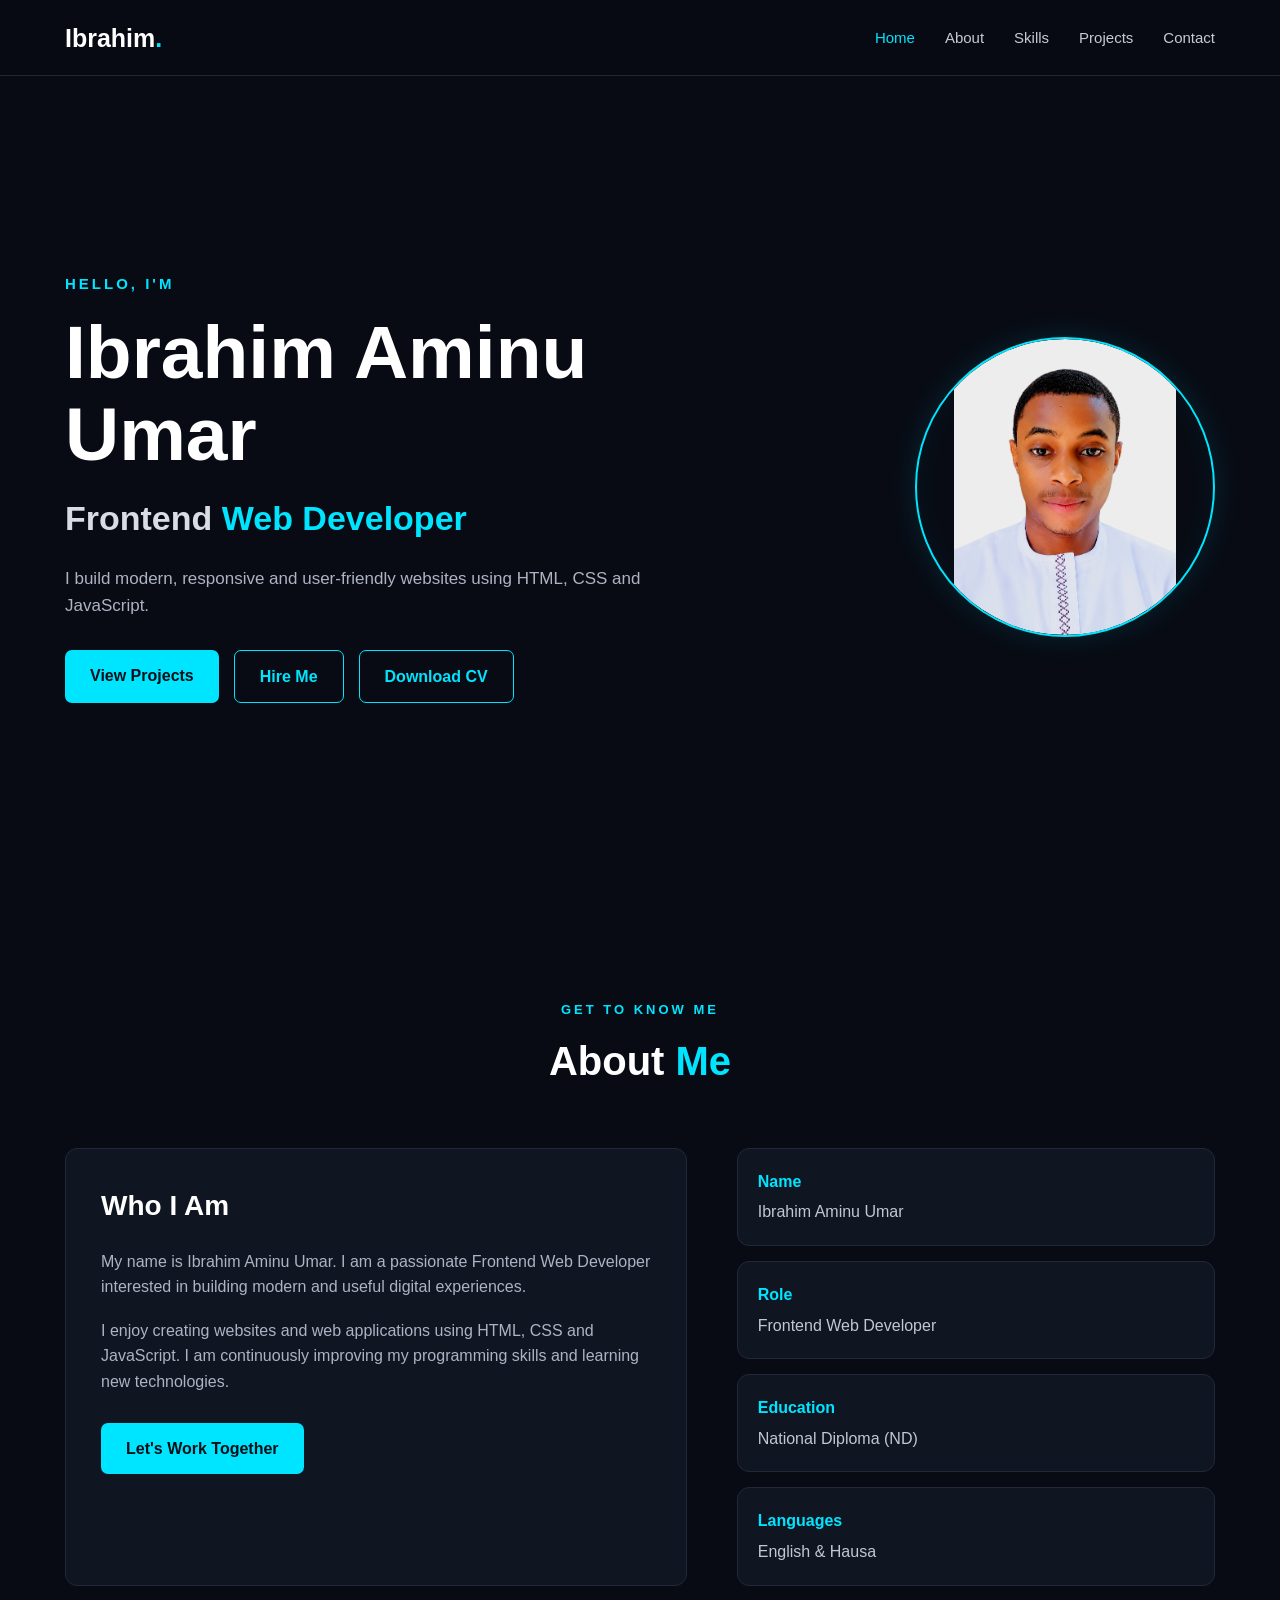
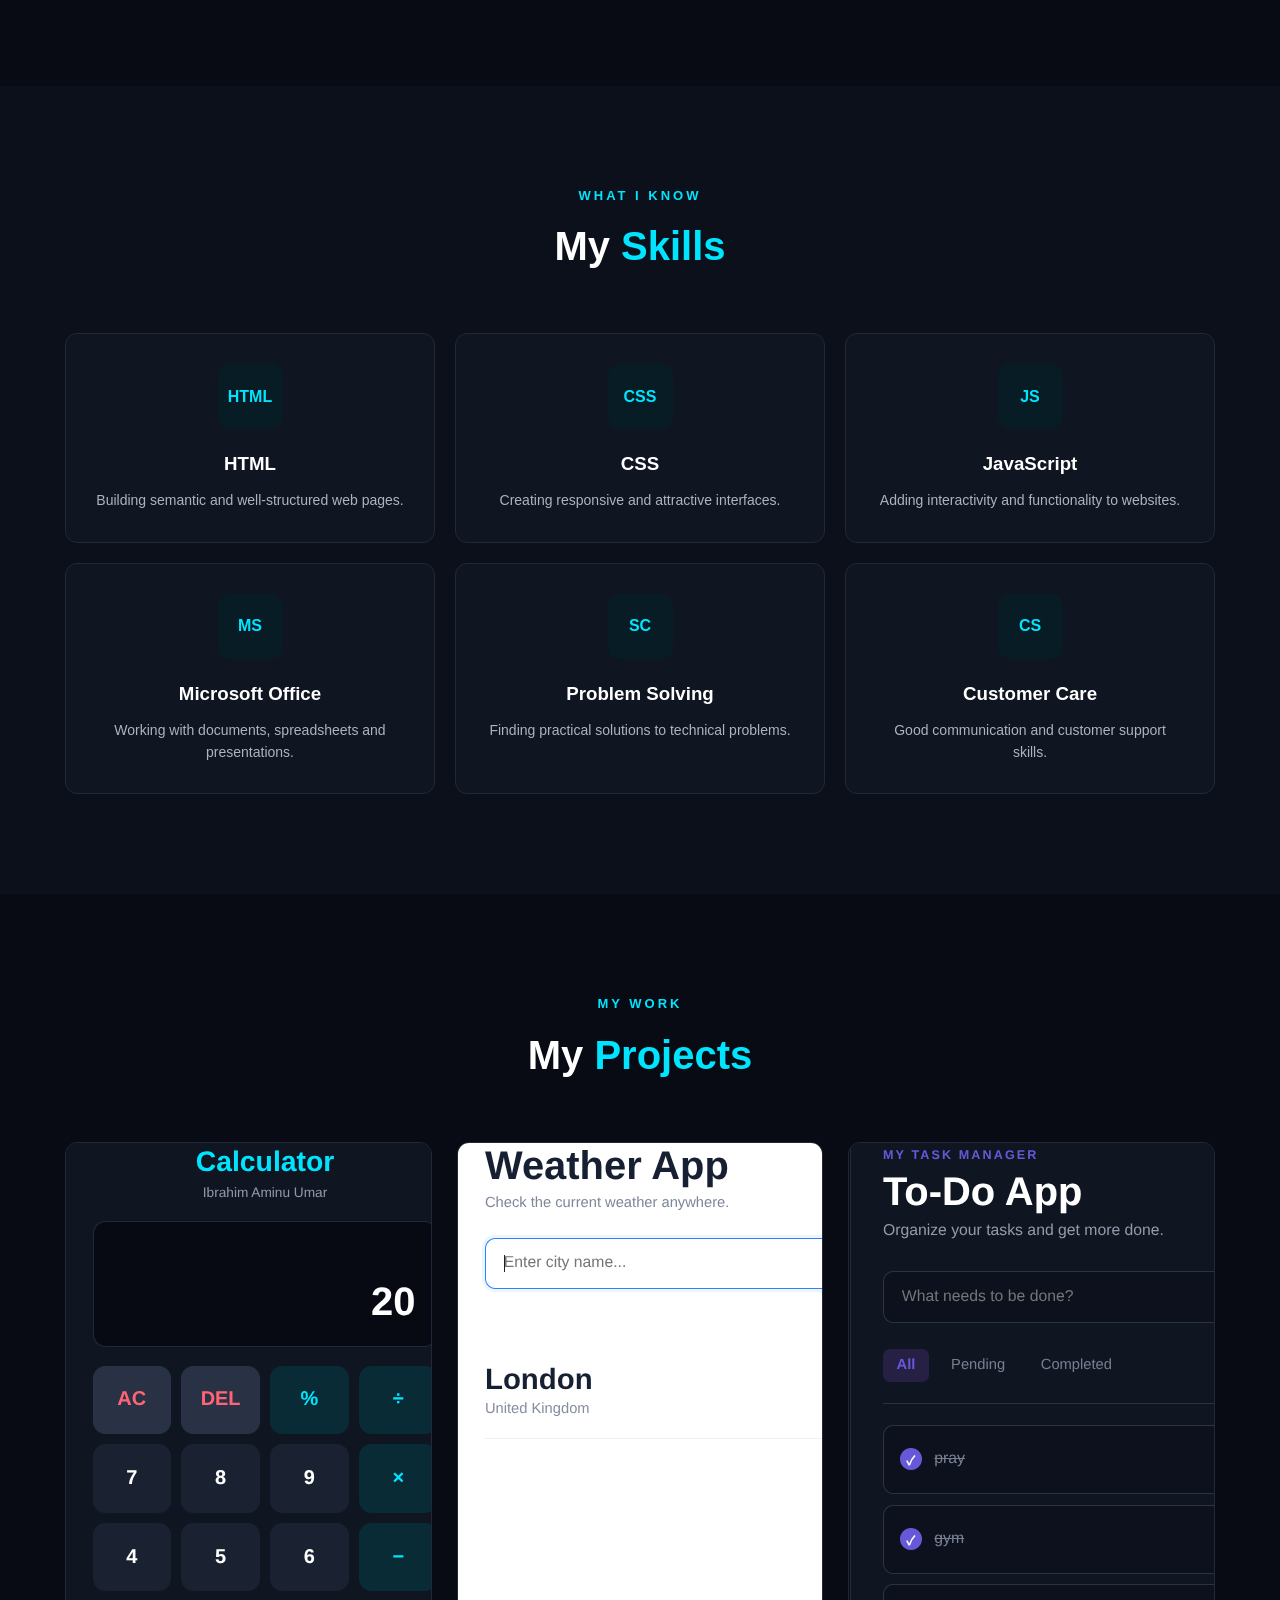
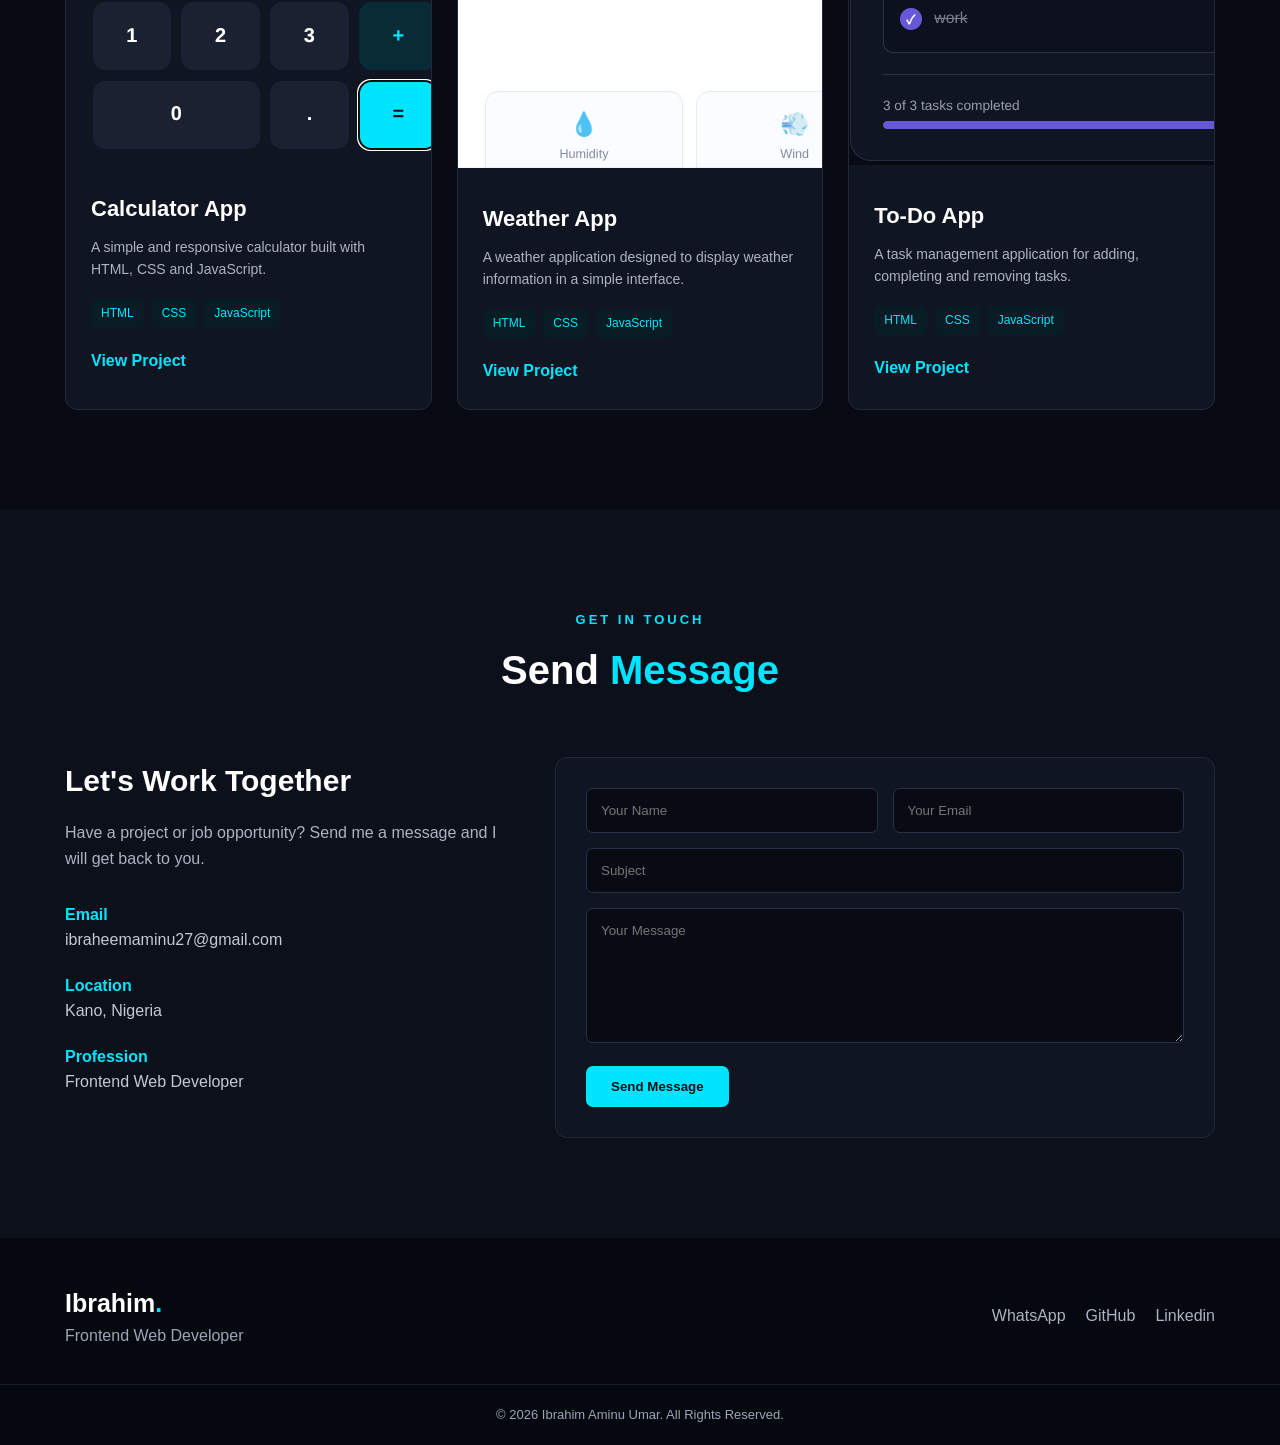
<file: index.html>
<!DOCTYPE html>
<html lang="en">
<head>
    <meta charset="UTF-8">
    <meta name="viewport" content="width=device-width, initial-scale=1.0">

    <title>Ibrahim Aminu Umar | Frontend Web Developer</title>

    <link rel="stylesheet" href="style.css">
</head>

<body>

    <!-- ================= HEADER ================= -->
    <header class="header">
        <div class="container nav-container">

            <a href="#home" class="logo">
                Ibrahim<span>.</span>
            </a>

            <nav class="navbar" id="navbar">
                <a href="#home" class="active">Home</a>
                <a href="#about">About</a>
                <a href="#skills">Skills</a>
                <a href="#projects">Projects</a>
                <a href="#contact">Contact</a>
            </nav>

            <button class="menu-btn" id="menuBtn">
                ☰
            </button>

        </div>
    </header>


    <!-- ================= HOME ================= -->
    <section class="hero" id="home">

        <div class="container hero-content">

            <div class="hero-text">

                <p class="small-title">HELLO, I'M</p>

                <h1>
                    Ibrahim Aminu Umar
                </h1>

                <h2>
                    Frontend <span>Web Developer</span>
                </h2>

                <p class="hero-description">
                    I build modern, responsive and user-friendly websites
                    using HTML, CSS and JavaScript.
                </p>

                <div class="hero-buttons">
                    <a href="#projects" class="btn primary-btn">
                        View Projects
                    </a>

                    <a href="#contact" class="btn secondary-btn">
                        Hire Me
                    </a>
                    <a href="Ibrahim-Aminu-Umar-CV.pdf" class="btn secondary-btn"download>Download CV</a>
                </div>

            </div>

            <div class="hero-image">
                <div class="profile-circle">
                <img src="images/profile.jpg" alt="ibrahim Aminu Umar">
                </div>
            </div>

        </div>

    </section>


    <!-- ================= ABOUT ================= -->
    <section class="section" id="about">

        <div class="container">

            <div class="section-title">
                <p>GET TO KNOW ME</p>
                <h2>About <span>Me</span></h2>
            </div>

            <div class="about-content">

                <div class="about-card">
                    <h3>Who I Am</h3>

                    <p>
                        My name is Ibrahim Aminu Umar. I am a passionate
                        Frontend Web Developer interested in building
                        modern and useful digital experiences.
                    </p>

                    <p>
                        I enjoy creating websites and web applications
                        using HTML, CSS and JavaScript. I am continuously
                        improving my programming skills and learning
                        new technologies.
                    </p>

                    <a href="#contact" class="btn primary-btn">
                        Let's Work Together
                    </a>
                </div>


                <div class="about-info">

                    <div class="info-box">
                        <h4>Name</h4>
                        <p>Ibrahim Aminu Umar</p>
                    </div>

                    <div class="info-box">
                        <h4>Role</h4>
                        <p>Frontend Web Developer</p>
                    </div>

                    <div class="info-box">
                        <h4>Education</h4>
                        <p>National Diploma (ND)</p>
                    </div>

                    <div class="info-box">
                        <h4>Languages</h4>
                        <p>English & Hausa</p>
                    </div>

                </div>

            </div>

        </div>

    </section>


    <!-- ================= SKILLS ================= -->
    <section class="section skills-section" id="skills">

        <div class="container">

            <div class="section-title">
                <p>WHAT I KNOW</p>
                <h2>My <span>Skills</span></h2>
            </div>


            <div class="skills-grid">

                <div class="skill-card">
                    <div class="skill-icon">HTML</div>
                    <h3>HTML</h3>
                    <p>
                        Building semantic and well-structured web pages.
                    </p>
                </div>


                <div class="skill-card">
                    <div class="skill-icon">CSS</div>
                    <h3>CSS</h3>
                    <p>
                        Creating responsive and attractive interfaces.
                    </p>
                </div>


                <div class="skill-card">
                    <div class="skill-icon">JS</div>
                    <h3>JavaScript</h3>
                    <p>
                        Adding interactivity and functionality to websites.
                    </p>
                </div>


                <div class="skill-card">
                    <div class="skill-icon">MS</div>
                    <h3>Microsoft Office</h3>
                    <p>
                        Working with documents, spreadsheets and presentations.
                    </p>
                </div>


                <div class="skill-card">
                    <div class="skill-icon">SC</div>
                    <h3>Problem Solving</h3>
                    <p>
                        Finding practical solutions to technical problems.
                    </p>
                </div>


                <div class="skill-card">
                    <div class="skill-icon">CS</div>
                    <h3>Customer Care</h3>
                    <p>
                        Good communication and customer support skills.
                    </p>
                </div>

            </div>

        </div>

    </section>


    <!-- ================= PROJECTS ================= -->
    <section class="section" id="projects">

        <div class="container">

            <div class="section-title">
                <p>MY WORK</p>
                <h2>My <span>Projects</span></h2>
            </div>


            <div class="projects-grid">

                <!-- Calculator -->
                <div class="project-card">

                    <div class="project-images">
                        <img src="images/calculator.png" alt="Calculator App">
                    </div>

                    <div class="project-content">

                        <h3>Calculator App</h3>

                        <p>
                            A simple and responsive calculator built
                            with HTML, CSS and JavaScript.
                        </p>

                        <div class="project-tech">
                            <span>HTML</span>
                            <span>CSS</span>
                            <span>JavaScript</span>
                        </div>

                        <a href="calculator/index.html" class="project-link">View Project</a>

                    </div>

                </div>


                <!-- Weather -->
                <div class="project-card">

                    <div class="project-images">
                        <img src="images/weather.png" alt="Weather App">
                    </div>

                    <div class="project-content">

                        <h3>Weather App</h3>

                        <p>
                            A weather application designed to display
                            weather information in a simple interface.
                        </p>

                        <div class="project-tech">
                            <span>HTML</span>
                            <span>CSS</span>
                            <span>JavaScript</span>
                        </div>

                        <a href="weather/index.html" class="project-link">View Project</a>

                    </div>

                </div>


                <!-- Todo -->
                <div class="project-card">

                    <div class="project-images">
                        <img src="images/todo.png" alt="To-Do App">
                    </div>

                    <div class="project-content">

                        <h3>To-Do App</h3>

                        <p>
                            A task management application for adding,
                            completing and removing tasks.
                        </p>

                        <div class="project-tech">
                            <span>HTML</span>
                            <span>CSS</span>
                            <span>JavaScript</span>
                        </div>

                        <a href="todo/index.html" class="project-link">View Project</a>
                        </a>

                    </div>

                </div>

            </div>

        </div>

    </section>


    <!-- ================= CONTACT ================= -->
    <section class="section contact-section" id="contact">

        <div class="container">

            <div class="section-title">
                <p>GET IN TOUCH</p>
                <h2>Send <span>Message</span></h2>
            </div>


            <div class="contact-content">

                <div class="contact-info">

                    <h3>Let's Work Together</h3>

                    <p>
                        Have a project or job opportunity?
                        Send me a message and I will get back to you.
                    </p>


                    <div class="contact-item">
                        <strong>Email</strong>
                        <span>ibraheemaminu27@gmail.com</span>
                    </div>


                    <div class="contact-item">
                        <strong>Location</strong>
                        <span>Kano, Nigeria</span>
                    </div>


                    <div class="contact-item">
                        <strong>Profession</strong>
                        <span>Frontend Web Developer</span>
                    </div>

                </div>


                <form
                    class="contact-form"
                    action="https://formsubmit.co/ibraheemaminu27@gmail.com"
                    method="POST"
                >

                    <input
                        type="hidden"
                        name="_subject"
                        value="New Portfolio Message"
                    >

                    <input
                        type="hidden"
                        name="_captcha"
                        value="false"
                    >

                    <input
                        type="hidden"
                        name="_template"
                        value="table"
                    >


                    <div class="input-group">

                        <input
                            type="text"
                            name="name"
                            placeholder="Your Name"
                            required
                        >

                        <input
                            type="email"
                            name="email"
                            placeholder="Your Email"
                            required
                        >

                    </div>


                    <input
                        type="text"
                        name="subject"
                        placeholder="Subject"
                        required
                    >


                    <textarea
                        name="message"
                        rows="7"
                        placeholder="Your Message"
                        required
                    ></textarea>


                    <button
                        type="submit"
                        class="btn primary-btn"
                    >
                        Send Message
                    </button>

                </form>

            </div>

        </div>

    </section>


    <!-- ================= FOOTER ================= -->
    <footer class="footer">

        <div class="container footer-content">

            <div>
                <h3>Ibrahim<span>.</span></h3>
                <p>Frontend Web Developer</p>
            </div>


            <div class="social-links">

                <a href="https://wa.me/2349011242002" target="_blank" rel="nooper noreferrer" aria-label="WhatsApp">WhatsApp</a>
                </a>

                <a href="https://github.com/ibraheemaminu27-star" target="_blank" rel="noopener noreferrer"> GitHub </a>

                <a href="https://www.linkedin.com/in/ibrahim-aminu-umar-115bb9429/" target="_blank"> Linkedin </a>

            </div>

        </div>


        <div class="copyright">
            <p>
                © <span id="year"></span>
                Ibrahim Aminu Umar. All Rights Reserved.
            </p>
        </div>

    </footer>


    <script src="script.js"></script>

</body>
</html>
</file>
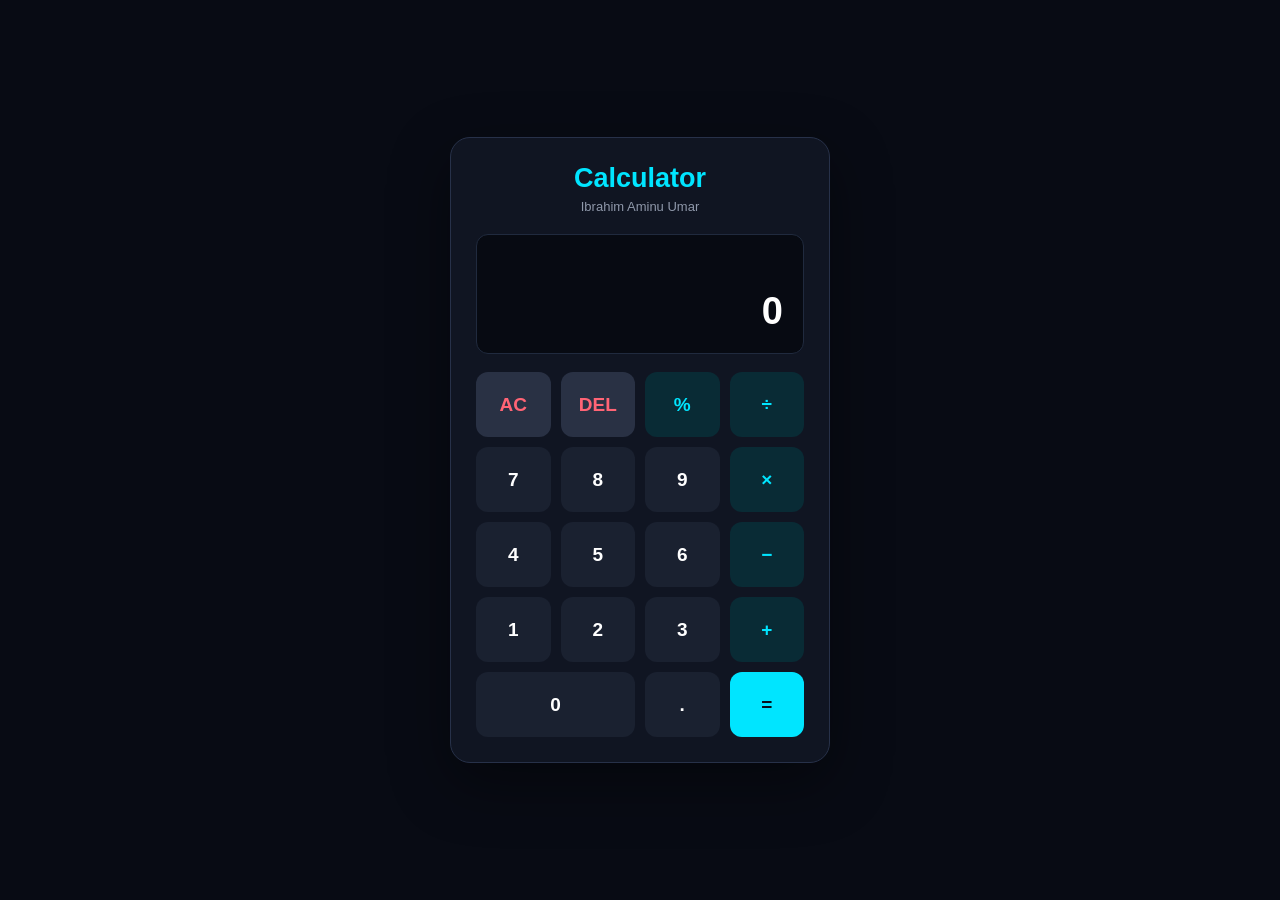
<file: calculator/index.html>
<!DOCTYPE html>
<html lang="en">
<head>
    <meta charset="UTF-8">
    <meta name="viewport" content="width=device-width, initial-scale=1.0">

    <title>Ibrahim Calculator</title>

    <link rel="stylesheet" href="style.css">
</head>

<body>

    <div class="calculator">

        <div class="calculator-header">
            <h1>Calculator</h1>
            <p>Ibrahim Aminu Umar</p>
        </div>

        <div class="display">
            <div id="previous"></div>
            <div id="current">0</div>
        </div>

        <div class="buttons">

            <button class="special" data-action="clear">AC</button>
            <button class="special" data-action="delete">DEL</button>
            <button class="operator" data-action="percent">%</button>
            <button class="operator" data-operator="÷">÷</button>

            <button data-number="7">7</button>
            <button data-number="8">8</button>
            <button data-number="9">9</button>
            <button class="operator" data-operator="×">×</button>

            <button data-number="4">4</button>
            <button data-number="5">5</button>
            <button data-number="6">6</button>
            <button class="operator" data-operator="-">−</button>

            <button data-number="1">1</button>
            <button data-number="2">2</button>
            <button data-number="3">3</button>
            <button class="operator" data-operator="+">+</button>

            <button class="zero" data-number="0">0</button>
            <button data-number=".">.</button>
            <button class="equals" data-action="calculate">=</button>

        </div>

    </div>

    <script src="script.js"></script>

</body>
</html>
</file>
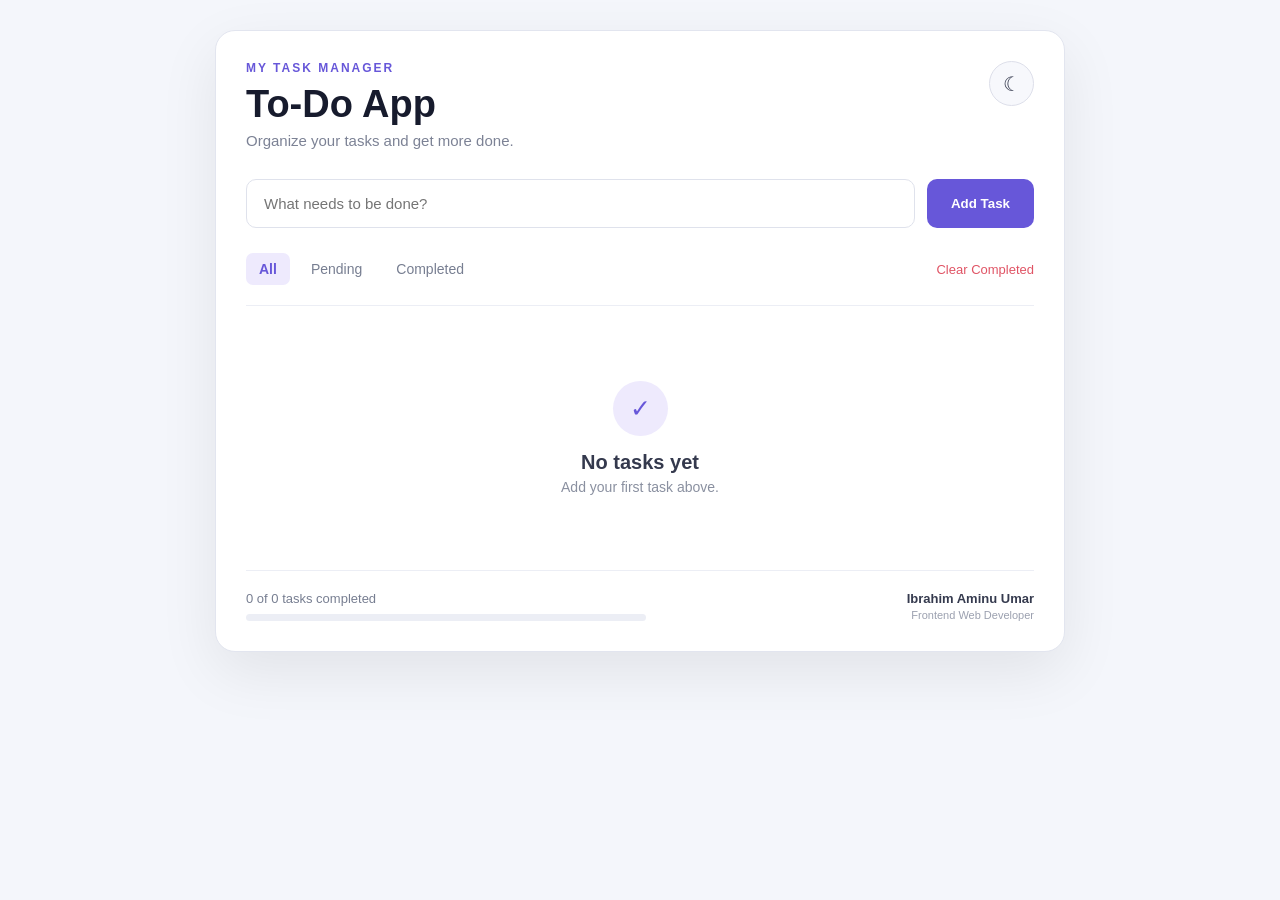
<file: todo/index.html>
<!DOCTYPE html>
<html lang="en">
<head>
    <meta charset="UTF-8">
    <meta name="viewport" content="width=device-width, initial-scale=1.0">

    <title>To-Do App | Ibrahim Aminu Umar</title>

    <link rel="stylesheet" href="style.css">
</head>

<body>

    <main class="app">

        <!-- Header -->
        <header class="app-header">

            <div>
                <p class="small-title">MY TASK MANAGER</p>
                <h1>To-Do App</h1>
                <p class="subtitle">
                    Organize your tasks and get more done.
                </p>
            </div>

            <button id="themeBtn" class="theme-btn" title="Toggle theme">
                ☾
            </button>

        </header>


        <!-- Add Task -->
        <section class="add-task">

            <input
                type="text"
                id="taskInput"
                placeholder="What needs to be done?"
                autocomplete="off"
            >

            <button id="addBtn">
                Add Task
            </button>

        </section>


        <!-- Filters -->
        <section class="task-controls">

            <div class="filters">

                <button class="filter active" data-filter="all">
                    All
                </button>

                <button class="filter" data-filter="pending">
                    Pending
                </button>

                <button class="filter" data-filter="completed">
                    Completed
                </button>

            </div>

            <button id="clearCompleted">
                Clear Completed
            </button>

        </section>


        <!-- Task List -->
        <section class="tasks-section">

            <div id="emptyMessage" class="empty-message">
                <div class="empty-icon">✓</div>

                <h2>No tasks yet</h2>

                <p>
                    Add your first task above.
                </p>
            </div>

            <ul id="taskList"></ul>

        </section>


        <!-- Progress -->
        <footer class="app-footer">

            <div class="progress-info">

                <div class="progress-text">
                    <span id="completedCount">0</span>
                    of
                    <span id="totalCount">0</span>
                    tasks completed
                </div>

                <div class="progress-bar">
                    <div id="progressFill"></div>
                </div>

            </div>

            <div class="footer-brand">
                <strong>Ibrahim Aminu Umar</strong>
                <span>Frontend Web Developer</span>
            </div>

        </footer>

    </main>


    <!-- Edit Modal -->
    <div id="editModal" class="modal">

        <div class="modal-content">

            <button id="closeModal" class="close-modal">
                ×
            </button>

            <h2>Edit Task</h2>

            <input
                type="text"
                id="editInput"
                placeholder="Edit your task"
            >

            <button id="saveEdit" class="save-btn">
                Save Changes
            </button>

        </div>

    </div>


    <script src="script.js"></script>

</body>
</html>
</file>
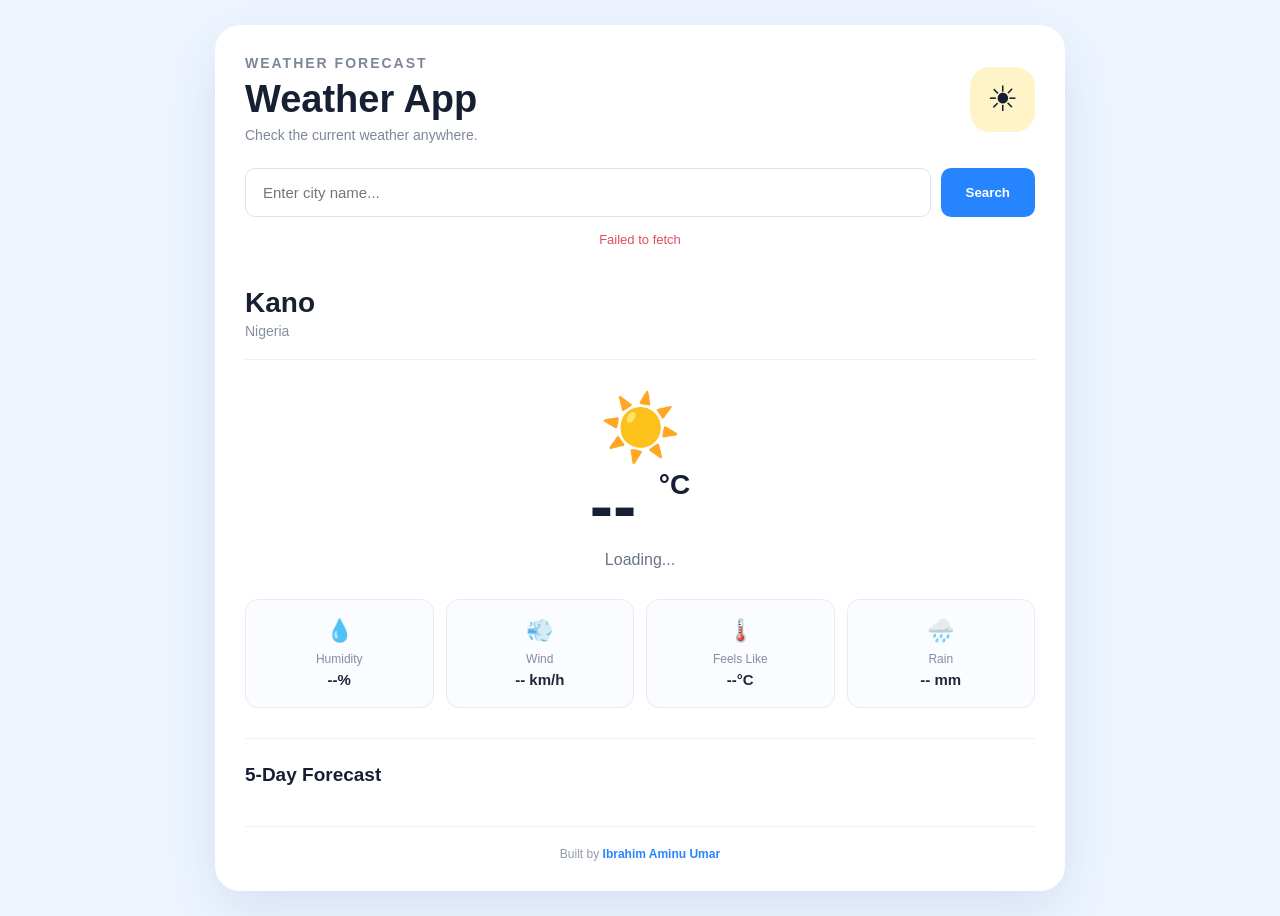
<file: weather/index.html>
<!DOCTYPE html>
<html lang="en">
<head>
    <meta charset="UTF-8">
    <meta name="viewport" content="width=device-width, initial-scale=1.0">

    <title>Weather App | Ibrahim Aminu Umar</title>

    <link rel="stylesheet" href="style.css">
</head>

<body>

    <main class="weather-app">

        <header class="header">
            <div>
                <p class="mini-title">WEATHER FORECAST</p>
                <h1>Weather App</h1>
                <p>Check the current weather anywhere.</p>
            </div>

            <div class="header-icon">☀</div>
        </header>


        <!-- Search -->

        <section class="search-box">

            <input
                type="text"
                id="cityInput"
                placeholder="Enter city name..."
                autocomplete="off"
            >

            <button id="searchBtn">
                Search
            </button>

        </section>


        <p id="errorMessage" class="error-message"></p>


        <!-- Current Weather -->

        <section id="weatherContent" class="weather-content">

            <div class="location">
                <div>
                    <h2 id="cityName">Kano</h2>
                    <p id="countryName">Nigeria</p>
                </div>

                <div class="date" id="currentDate"></div>
            </div>


            <div class="main-weather">

                <div class="weather-icon" id="weatherIcon">
                    ☀️
                </div>

                <div class="temperature">
                    <span id="temperature">--</span>
                    <sup>°C</sup>
                </div>

                <div class="condition" id="condition">
                    Loading...
                </div>

            </div>


            <!-- Weather Details -->

            <div class="details">

                <div class="detail-card">
                    <span>💧</span>
                    <p>Humidity</p>
                    <strong id="humidity">--%</strong>
                </div>

                <div class="detail-card">
                    <span>💨</span>
                    <p>Wind</p>
                    <strong id="wind">-- km/h</strong>
                </div>

                <div class="detail-card">
                    <span>🌡️</span>
                    <p>Feels Like</p>
                    <strong id="feelsLike">--°C</strong>
                </div>

                <div class="detail-card">
                    <span>🌧️</span>
                    <p>Rain</p>
                    <strong id="rain">-- mm</strong>
                </div>

            </div>


            <!-- Forecast -->

            <div class="forecast-section">

                <div class="section-title">
                    <h3>5-Day Forecast</h3>
                </div>

                <div id="forecast" class="forecast"></div>

            </div>

        </section>


        <footer>
            <p>
                Built by <strong>Ibrahim Aminu Umar</strong>
            </p>
        </footer>

    </main>


    <script src="script.js"></script>

</body>
</html>
</file>
<file: style.css>
/* =========================
   RESET
========================= */

* {
    margin: 0;
    padding: 0;
    box-sizing: border-box;
}

html {
    scroll-behavior: smooth;
}

body {
    font-family: Arial, Helvetica, sans-serif;
    background: #080b14;
    color: #ffffff;
    line-height: 1.6;
}

a {
    text-decoration: none;
    color: inherit;
}

ul {
    list-style: none;
}

.container {
    width: 90%;
    max-width: 1150px;
    margin: auto;
}


/* =========================
   HEADER
========================= */

.header {
    position: fixed;
    top: 0;
    left: 0;
    width: 100%;
    z-index: 1000;

    background: rgba(8, 11, 20, 0.95);
    border-bottom: 1px solid #202637;
}

.nav-container {
    height: 75px;

    display: flex;
    align-items: center;
    justify-content: space-between;
}

.logo {
    font-size: 25px;
    font-weight: bold;
}

.logo span,
.footer h3 span {
    color: #00e5ff;
}

.navbar {
    display: flex;
    gap: 30px;
}

.navbar a {
    color: #c7cad4;
    font-size: 15px;

    transition: 0.3s;
}

.navbar a:hover,
.navbar a.active {
    color: #00e5ff;
}

.menu-btn {
    display: none;

    border: none;
    background: transparent;
    color: white;

    font-size: 28px;
    cursor: pointer;
}


/* =========================
   HERO
========================= */

.hero {
    min-height: 100vh;

    display: flex;
    align-items: center;

    padding-top: 75px;
}

.hero-content {
    display: flex;
    align-items: center;
    justify-content: space-between;
    gap: 50px;
}

.hero-text {
    max-width: 650px;
}

.small-title {
    color: #00e5ff;
    font-size: 15px;
    font-weight: bold;
    letter-spacing: 3px;

    margin-bottom: 15px;
}

.hero h1 {
    font-size: clamp(40px, 7vw, 75px);
    line-height: 1.1;

    margin-bottom: 15px;
}

.hero h2 {
    font-size: clamp(22px, 4vw, 34px);
    color: #d9dce5;

    margin-bottom: 20px;
}

.hero h2 span {
    color: #00e5ff;
}

.hero-description {
    color: #aeb3c2;
    font-size: 17px;

    max-width: 580px;

    margin-bottom: 30px;
}

.hero-buttons {
    display: flex;
    gap: 15px;
    flex-wrap: wrap;
}

.btn {
    display: inline-block;

    padding: 13px 25px;

    border-radius: 7px;

    font-weight: bold;

    transition: 0.3s;
}

.primary-btn {
    background: #00e5ff;
    color: #071018;
}

.primary-btn:hover {
    transform: translateY(-3px);
    box-shadow: 0 10px 30px rgba(0, 229, 255, 0.2);
}

.secondary-btn {
    border: 1px solid #00e5ff;
    color: #00e5ff;
}

.secondary-btn:hover {
    background: #00e5ff;
    color: #071018;
}


/* =========================
   PROFILE
========================= */

.hero-image {
    display: flex;
    justify-content: center;
    align-items: center;
}

.profile-circle {
    overflow: hidden;
    width: 300px;
    height: 300px;

    border-radius: 50%;

    border: 2px solid #00e5ff;

    display: flex;
    justify-content: center;
    align-items: center;

    box-shadow:
        0 0 30px rgba(0, 229, 255, 0.12),
        inset 0 0 30px rgba(0, 229, 255, 0.05);
}

.profile-circle span {
    font-size: 65px;
    font-weight: bold;
    color: #00e5ff;
}

.profile-circle img {
    width: 100%;
    height: 100%;
    object-fit: contain;
    border-radius: 50%;
    display: block;
}


/* =========================
   SECTIONS
========================= */

.section {
    padding: 100px 0;
}

.section-title {
    text-align: center;
    margin-bottom: 55px;
}

.section-title p {
    color: #00e5ff;
    font-size: 13px;
    font-weight: bold;
    letter-spacing: 3px;

    margin-bottom: 8px;
}

.section-title h2 {
    font-size: 40px;
}

.section-title h2 span {
    color: #00e5ff;
}


/* =========================
   ABOUT
========================= */

.about-content {
    display: grid;
    grid-template-columns: 1.3fr 1fr;
    gap: 50px;
}

.about-card,
.info-box {
    background: #101522;

    border: 1px solid #20283a;

    border-radius: 12px;
}

.about-card {
    padding: 35px;
}

.about-card h3 {
    font-size: 28px;
    margin-bottom: 20px;
}

.about-card p {
    color: #adb3c2;
    margin-bottom: 18px;
}

.about-card .btn {
    margin-top: 10px;
}

.about-info {
    display: grid;
    gap: 15px;
}

.info-box {
    padding: 20px;
}

.info-box h4 {
    color: #00e5ff;
    margin-bottom: 5px;
}

.info-box p {
    color: #c3c7d1;
}


/* =========================
   SKILLS
========================= */

.skills-section {
    background: #0c101b;
}

.skills-grid {
    display: grid;

    grid-template-columns: repeat(3, 1fr);

    gap: 20px;
}

.skill-card {
    background: #101522;

    border: 1px solid #20283a;

    border-radius: 12px;

    padding: 30px;

    text-align: center;

    transition: 0.3s;
}

.skill-card:hover {
    transform: translateY(-7px);
    border-color: #00e5ff;
}

.skill-icon {
    width: 65px;
    height: 65px;

    margin: 0 auto 20px;

    display: flex;
    align-items: center;
    justify-content: center;

    border-radius: 12px;

    background: #071c24;

    color: #00e5ff;

    font-weight: bold;
}

.skill-card h3 {
    margin-bottom: 10px;
}

.skill-card p {
    color: #aeb3c2;
    font-size: 14px;
}


/* =========================
   PROJECTS
========================= */

.projects-grid {
    display: grid;

    grid-template-columns: repeat(3, 1fr);

    gap: 25px;
}

.project-card {
    overflow: hidden;

    background: #101522;

    border: 1px solid #20283a;

    border-radius: 12px;

    transition: 0.3s;
}

.project-card:hover {
    transform: translateY(-7px);
    border-color: #00e5ff;
}

.project-image {
    height: 190px;
    overflow: hidden;
    border-radius: 12px;

    display: flex;
    align-items: center;
    justify-content: center;

    background: #111b2a;

    border-bottom: 1px solid #20283a;
}

.project-image span {
    color: #00e5ff;
    font-size: 22px;
    font-weight: bold;
}

.project-image img{
    width: 100%;
    height: 100%;
    object-fit: cover;
    display:block;
}

.weather-preview {
    background: #10202b;
}

.todo-preview {
    background: #151b2b;
}

.project-content {
    padding: 25px;
}

.project-content h3 {
    font-size: 22px;
    margin-bottom: 10px;
}

.project-content p {
    color: #aeb3c2;
    font-size: 14px;

    margin-bottom: 18px;
}

.project-tech {
    display: flex;
    gap: 8px;
    flex-wrap: wrap;

    margin-bottom: 20px;
}

.project-tech span {
    background: #071c24;
    color: #00e5ff;

    padding: 5px 10px;

    border-radius: 5px;

    font-size: 12px;
}

.project-link {
    color: #00e5ff;
    font-weight: bold;
}


/* =========================
   CONTACT
========================= */

.contact-section {
    background: #0c101b;
}

.contact-content {
    display: grid;

    grid-template-columns: 0.8fr 1.2fr;

    gap: 50px;
}

.contact-info h3 {
    font-size: 30px;
    margin-bottom: 15px;
}

.contact-info > p {
    color: #aeb3c2;
    margin-bottom: 30px;
}

.contact-item {
    margin-bottom: 20px;
}

.contact-item strong {
    display: block;
    color: #00e5ff;
}

.contact-item span {
    color: #c5c9d3;
}

.contact-form {
    background: #101522;

    border: 1px solid #20283a;

    padding: 30px;

    border-radius: 12px;
}

.input-group {
    display: grid;
    grid-template-columns: 1fr 1fr;
    gap: 15px;
}

.contact-form input,
.contact-form textarea {
    width: 100%;

    background: #080b14;

    color: white;

    border: 1px solid #283146;

    outline: none;

    border-radius: 7px;

    padding: 14px;

    margin-bottom: 15px;

    font-family: inherit;
}

.contact-form input:focus,
.contact-form textarea:focus {
    border-color: #00e5ff;
}

.contact-form textarea {
    resize: vertical;
}

.contact-form button {
    border: none;
    cursor: pointer;
}


/* =========================
   FOOTER
========================= */

.footer {
    padding-top: 45px;

    background: #060810;
}

.footer-content {
    display: flex;

    justify-content: space-between;

    align-items: center;

    gap: 30px;

    padding-bottom: 35px;
}

.footer h3 {
    font-size: 25px;
}

.footer p {
    color: #9fa5b4;
}

.social-links {
    display: flex;
    gap: 20px;
}

.social-links a {
    color: #aeb3c2;
    transition: 0.3s;
}

.social-links a:hover {
    color: #00e5ff;
}

.copyright {
    text-align: center;

    border-top: 1px solid #171d2b;

    padding: 20px;
}

.copyright p {
    font-size: 13px;
}


/* =========================
   RESPONSIVE
========================= */

@media (max-width: 900px) {

    .hero-content {
        flex-direction: column;
        text-align: center;
    }

    .hero-buttons {
        justify-content: center;
    }

    .profile-circle {
        width: 230px;
        height: 230px;
    }

    .profile-circle span {
        font-size: 50px;
    }

    .about-content {
        grid-template-columns: 1fr;
    }

    .skills-grid,
    .projects-grid {
        grid-template-columns: repeat(2, 1fr);
    }

    .contact-content {
        grid-template-columns: 1fr;
    }

}


@media (max-width: 650px) {

    .navbar {
        position: absolute;

        top: 75px;
        left: 0;

        width: 100%;

        display: none;

        flex-direction: column;

        gap: 0;

        background: #080b14;

        border-bottom: 1px solid #202637;
    }

    .navbar.show {
        display: flex;
    }

    .navbar a {
        padding: 15px 5%;

        border-top: 1px solid #171d2b;
    }

    .menu-btn {
        display: block;
    }

    .skills-grid,
    .projects-grid {
        grid-template-columns: 1fr;
    }

    .input-group {
        grid-template-columns: 1fr;
        gap: 0;
    }

    .footer-content {
        flex-direction: column;
        text-align: center;
    }

    .section {
        padding: 80px 0;
    }

    .section-title h2 {
        font-size: 32px;
    }

}
</file>
<file: calculator/style.css>
* {
    margin: 0;
    padding: 0;
    box-sizing: border-box;
}

body {
    min-height: 100vh;

    display: flex;
    align-items: center;
    justify-content: center;

    padding: 20px;

    font-family: Arial, Helvetica, sans-serif;

    background: #080b14;
    color: white;
}

.calculator {
    width: 100%;
    max-width: 380px;

    padding: 25px;

    background: #101522;

    border: 1px solid #273149;

    border-radius: 20px;

    box-shadow: 0 20px 60px rgba(0, 0, 0, 0.4);
}

.calculator-header {
    text-align: center;

    margin-bottom: 20px;
}

.calculator-header h1 {
    font-size: 27px;

    color: #00e5ff;

    margin-bottom: 5px;
}

.calculator-header p {
    color: #8f98aa;

    font-size: 13px;
}

.display {
    min-height: 120px;

    padding: 20px;

    margin-bottom: 18px;

    display: flex;
    flex-direction: column;
    justify-content: flex-end;
    align-items: flex-end;

    background: #070a12;

    border: 1px solid #202a3e;

    border-radius: 12px;

    overflow: hidden;
}

#previous {
    min-height: 25px;

    color: #7e8799;

    font-size: 15px;
}

#current {
    width: 100%;

    overflow: hidden;

    text-overflow: ellipsis;
    white-space: nowrap;

    text-align: right;

    font-size: 38px;
    font-weight: bold;
}

.buttons {
    display: grid;

    grid-template-columns: repeat(4, 1fr);

    gap: 10px;
}

button {
    height: 65px;

    border: none;

    border-radius: 12px;

    background: #1a2130;

    color: white;

    font-size: 19px;
    font-weight: bold;

    cursor: pointer;

    transition: 0.2s;
}

button:hover {
    background: #252e40;

    transform: translateY(-2px);
}

button:active {
    transform: scale(0.95);
}

.special {
    background: #293144;

    color: #ff6475;
}

.special:hover {
    background: #343e54;
}

.operator {
    background: #092b35;

    color: #00e5ff;
}

.operator:hover {
    background: #0d3b47;
}

.equals {
    background: #00e5ff;

    color: #071018;
}

.equals:hover {
    background: #4debff;
}

.zero {
    grid-column: span 2;
}

@media (max-width: 420px) {

    .calculator {
        padding: 18px;
    }

    button {
        height: 60px;
    }

    #current {
        font-size: 32px;
    }
}
</file>
<file: todo/style.css>
/* =========================
   RESET
========================= */

* {
    margin: 0;
    padding: 0;
    box-sizing: border-box;
}

html {
    scroll-behavior: smooth;
}

body {
    min-height: 100vh;

    padding: 30px 15px;

    font-family: Arial, Helvetica, sans-serif;

    background: #f4f6fb;
    color: #171b2d;

    transition: 0.3s;
}


/* =========================
   APP
========================= */

.app {
    width: 100%;
    max-width: 850px;

    margin: auto;

    background: #ffffff;

    border: 1px solid #e2e5ef;

    border-radius: 20px;

    padding: 30px;

    box-shadow: 0 20px 60px rgba(0, 0, 0, 0.08);
}


/* =========================
   HEADER
========================= */

.app-header {
    display: flex;

    justify-content: space-between;
    align-items: flex-start;

    gap: 20px;

    margin-bottom: 30px;
}

.small-title {
    color: #6757d9;

    font-size: 12px;

    font-weight: bold;

    letter-spacing: 2px;

    margin-bottom: 8px;
}

.app-header h1 {
    font-size: 38px;

    margin-bottom: 6px;
}

.subtitle {
    color: #7c8295;

    font-size: 15px;
}

.theme-btn {
    width: 45px;
    height: 45px;

    border: 1px solid #dddfea;

    border-radius: 50%;

    background: #f7f8fc;

    color: #34394d;

    font-size: 20px;

    cursor: pointer;

    transition: 0.2s;
}

.theme-btn:hover {
    transform: rotate(15deg);
}


/* =========================
   ADD TASK
========================= */

.add-task {
    display: flex;

    gap: 12px;

    margin-bottom: 25px;
}

.add-task input {
    flex: 1;

    min-width: 0;

    padding: 15px 17px;

    border: 1px solid #dfe2ec;

    border-radius: 10px;

    outline: none;

    font-size: 15px;

    color: #171b2d;

    background: #ffffff;
}

.add-task input:focus {
    border-color: #6757d9;

    box-shadow: 0 0 0 3px rgba(103, 87, 217, 0.08);
}

.add-task button {
    border: none;

    border-radius: 10px;

    padding: 0 24px;

    background: #6757d9;

    color: white;

    font-weight: bold;

    cursor: pointer;

    transition: 0.2s;
}

.add-task button:hover {
    background: #5647c5;

    transform: translateY(-1px);
}


/* =========================
   CONTROLS
========================= */

.task-controls {
    display: flex;

    align-items: center;

    justify-content: space-between;

    gap: 15px;

    padding-bottom: 20px;

    border-bottom: 1px solid #eceef5;
}

.filters {
    display: flex;

    gap: 8px;

    flex-wrap: wrap;
}

.filter {
    border: none;

    background: transparent;

    color: #777e91;

    padding: 8px 13px;

    border-radius: 7px;

    cursor: pointer;

    font-size: 14px;
}

.filter:hover {
    background: #f1f0fb;
}

.filter.active {
    background: #eeeafd;

    color: #6757d9;

    font-weight: bold;
}

#clearCompleted {
    border: none;

    background: transparent;

    color: #e05465;

    font-size: 13px;

    cursor: pointer;
}

#clearCompleted:hover {
    text-decoration: underline;
}


/* =========================
   TASK LIST
========================= */

.tasks-section {
    padding: 20px 0;
}

#taskList {
    list-style: none;

    display: flex;

    flex-direction: column;

    gap: 10px;
}

.task {
    display: flex;

    align-items: center;

    gap: 12px;

    padding: 15px;

    border: 1px solid #e5e7ef;

    border-radius: 10px;

    background: #ffffff;

    transition: 0.2s;
}

.task:hover {
    border-color: #c9c5ef;

    transform: translateY(-1px);
}


/* Checkbox */

.task-check {
    width: 21px;
    height: 21px;

    border: 2px solid #c6cad7;

    border-radius: 50%;

    background: white;

    flex-shrink: 0;

    cursor: pointer;

    display: flex;

    align-items: center;
    justify-content: center;
}

.task.completed .task-check {
    background: #6757d9;

    border-color: #6757d9;

    color: white;
}

.task.completed .task-check::after {
    content: "✓";

    font-size: 12px;
    font-weight: bold;
}


/* Task text */

.task-text {
    flex: 1;

    min-width: 0;

    color: #282d40;

    font-size: 15px;

    word-break: break-word;
}

.task.completed .task-text {
    color: #969baa;

    text-decoration: line-through;
}


/* Task date */

.task-date {
    color: #9ca1b0;

    font-size: 11px;

    white-space: nowrap;
}


/* Task actions */

.task-actions {
    display: flex;

    gap: 6px;
}

.task-actions button {
    width: 34px;
    height: 34px;

    border: none;

    border-radius: 7px;

    background: #f4f5f9;

    cursor: pointer;

    font-size: 14px;

    transition: 0.2s;
}

.task-actions button:hover {
    background: #e9e9f7;
}

.edit-btn {
    color: #6757d9;
}

.delete-btn {
    color: #e05465;
}


/* =========================
   EMPTY STATE
========================= */

.empty-message {
    text-align: center;

    padding: 55px 20px;

    color: #8a90a0;
}

.empty-icon {
    width: 55px;
    height: 55px;

    margin: 0 auto 15px;

    display: flex;

    align-items: center;
    justify-content: center;

    border-radius: 50%;

    background: #eeeafd;

    color: #6757d9;

    font-size: 25px;
}

.empty-message h2 {
    color: #34394d;

    font-size: 20px;

    margin-bottom: 5px;
}

.empty-message p {
    font-size: 14px;
}


/* =========================
   FOOTER
========================= */

.app-footer {
    display: flex;

    justify-content: space-between;

    align-items: flex-end;

    gap: 30px;

    padding-top: 20px;

    border-top: 1px solid #eceef5;
}

.progress-info {
    flex: 1;

    max-width: 400px;
}

.progress-text {
    color: #777e91;

    font-size: 13px;

    margin-bottom: 8px;
}

.progress-bar {
    height: 7px;

    background: #eceef5;

    border-radius: 20px;

    overflow: hidden;
}

#progressFill {
    width: 0%;

    height: 100%;

    background: #6757d9;

    border-radius: 20px;

    transition: width 0.3s;
}

.footer-brand {
    display: flex;

    flex-direction: column;

    text-align: right;

    gap: 3px;
}

.footer-brand strong {
    color: #353a4e;

    font-size: 13px;
}

.footer-brand span {
    color: #9ba0af;

    font-size: 11px;
}


/* =========================
   MODAL
========================= */

.modal {
    position: fixed;

    inset: 0;

    z-index: 100;

    display: none;

    align-items: center;
    justify-content: center;

    padding: 20px;

    background: rgba(15, 18, 30, 0.55);
}

.modal.show {
    display: flex;
}

.modal-content {
    position: relative;

    width: 100%;
    max-width: 430px;

    padding: 30px;

    border-radius: 15px;

    background: white;

    box-shadow: 0 25px 80px rgba(0, 0, 0, 0.2);
}

.modal-content h2 {
    margin-bottom: 20px;
}

.close-modal {
    position: absolute;

    top: 15px;
    right: 15px;

    width: 32px;
    height: 32px;

    border: none;

    background: #f0f1f6;

    border-radius: 50%;

    cursor: pointer;

    font-size: 20px;

    color: #555b6d;
}

#editInput {
    width: 100%;

    padding: 14px;

    border: 1px solid #dfe2ec;

    border-radius: 8px;

    outline: none;

    margin-bottom: 15px;

    font-size: 15px;
}

#editInput:focus {
    border-color: #6757d9;
}

.save-btn {
    width: 100%;

    padding: 13px;

    border: none;

    border-radius: 8px;

    background: #6757d9;

    color: white;

    font-weight: bold;

    cursor: pointer;
}


/* =========================
   DARK MODE
========================= */

body.dark {
    background: #080b14;

    color: white;
}

body.dark .app {
    background: #101522;

    border-color: #252d40;
}

body.dark .app-header h1,
body.dark .empty-message h2,
body.dark .footer-brand strong {
    color: white;
}

body.dark .subtitle,
body.dark .task-date,
body.dark .progress-text,
body.dark .footer-brand span {
    color: #9299aa;
}

body.dark .theme-btn {
    background: #1b2231;

    border-color: #30394d;

    color: #ffffff;
}

body.dark .add-task input,
body.dark .task,
body.dark .modal-content {
    background: #0c111d;

    border-color: #293247;

    color: white;
}

body.dark .add-task input {
    color: white;
}

body.dark .task-text {
    color: #e4e7ef;
}

body.dark .task.completed .task-text {
    color: #777f91;
}

body.dark .task-check {
    background: #111827;

    border-color: #46506a;
}

body.dark .task-actions button {
    background: #1b2231;
}

body.dark .task-controls,
body.dark .app-footer {
    border-color: #293247;
}

body.dark .filter:hover {
    background: #1b2231;
}

body.dark .filter.active {
    background: #252044;
}

body.dark .progress-bar {
    background: #252d40;
}

body.dark #editInput {
    background: #101522;

    color: white;

    border-color: #30394d;
}


/* =========================
   RESPONSIVE
========================= */

@media (max-width: 650px) {

    body {
        padding: 15px 10px;
    }

    .app {
        padding: 20px;

        border-radius: 15px;
    }

    .app-header h1 {
        font-size: 30px;
    }

    .add-task {
        flex-direction: column;
    }

    .add-task button {
        height: 48px;
    }

    .task-controls {
        align-items: flex-start;

        flex-direction: column;
    }

    .app-footer {
        flex-direction: column;

        align-items: stretch;
    }

    .footer-brand {
        text-align: left;
    }

    .task-date {
        display: none;
    }

    .task {
        padding: 12px;
    }

}

@media (max-width: 400px) {

    .app {
        padding: 15px;
    }

    .filters {
        width: 100%;
    }

    .filter {
        flex: 1;
    }

}
</file>
<file: weather/style.css>
* {
    margin: 0;
    padding: 0;
    box-sizing: border-box;
}

body {
    min-height: 100vh;

    padding: 25px 15px;

    font-family: Arial, Helvetica, sans-serif;

    background: #eef5ff;

    color: #172033;
}

.weather-app {
    width: 100%;
    max-width: 850px;

    margin: auto;

    background: white;

    border-radius: 25px;

    padding: 30px;

    box-shadow: 0 20px 60px rgba(30, 80, 140, 0.12);

    overflow: hidden;
}


/* =========================
   HEADER
========================= */

.header {
    display: flex;

    justify-content: space-between;
    align-items: center;

    margin-bottom: 25px;
}

.mini-title {
    color: #2684ff;

    font-size: 12px;

    font-weight: bold;

    letter-spacing: 2px;

    margin-bottom: 7px;
}

.header h1 {
    font-size: 38px;

    margin-bottom: 6px;
}

.header p {
    color: #7d879a;

    font-size: 14px;
}

.header-icon {
    width: 65px;
    height: 65px;

    display: flex;

    align-items: center;
    justify-content: center;

    border-radius: 20px;

    background: #fff4c7;

    font-size: 35px;
}


/* =========================
   SEARCH
========================= */

.search-box {
    display: flex;

    gap: 10px;

    margin-bottom: 15px;
}

.search-box input {
    flex: 1;

    min-width: 0;

    padding: 15px 17px;

    border: 1px solid #dce3ee;

    border-radius: 10px;

    outline: none;

    font-size: 15px;

    color: #172033;
}

.search-box input:focus {
    border-color: #2684ff;

    box-shadow: 0 0 0 3px rgba(38, 132, 255, 0.08);
}

.search-box button {
    border: none;

    padding: 0 25px;

    border-radius: 10px;

    background: #2684ff;

    color: white;

    font-weight: bold;

    cursor: pointer;

    transition: 0.2s;
}

.search-box button:hover {
    background: #126edb;

    transform: translateY(-1px);
}


/* =========================
   ERROR
========================= */

.error-message {
    min-height: 20px;

    margin-bottom: 5px;

    color: #e04d61;

    font-size: 13px;

    text-align: center;
}


/* =========================
   LOCATION
========================= */

.weather-content {
    margin-top: 15px;
}

.location {
    display: flex;

    justify-content: space-between;
    align-items: center;

    padding: 20px 0;

    border-bottom: 1px solid #edf0f5;
}

.location h2 {
    font-size: 28px;

    margin-bottom: 4px;
}

.location p {
    color: #858da0;

    font-size: 14px;
}

.date {
    color: #858da0;

    font-size: 13px;

    text-align: right;
}


/* =========================
   MAIN WEATHER
========================= */

.main-weather {
    text-align: center;

    padding: 30px 15px;
}

.weather-icon {
    font-size: 65px;

    margin-bottom: 5px;
}

.temperature {
    font-size: 70px;

    font-weight: bold;

    line-height: 1;
}

.temperature sup {
    font-size: 28px;

    vertical-align: top;

    margin-left: 3px;
}

.condition {
    margin-top: 10px;

    color: #697489;

    font-size: 16px;

    font-weight: 500;
}


/* =========================
   DETAILS
========================= */

.details {
    display: grid;

    grid-template-columns: repeat(4, 1fr);

    gap: 12px;

    margin-bottom: 30px;
}

.detail-card {
    padding: 18px 10px;

    text-align: center;

    border: 1px solid #e7ebf2;

    border-radius: 13px;

    background: #fafcff;
}

.detail-card span {
    font-size: 22px;
}

.detail-card p {
    margin: 8px 0 5px;

    color: #858da0;

    font-size: 12px;
}

.detail-card strong {
    font-size: 15px;

    color: #20283a;
}


/* =========================
   FORECAST
========================= */

.forecast-section {
    border-top: 1px solid #edf0f5;

    padding-top: 25px;
}

.section-title {
    margin-bottom: 15px;
}

.section-title h3 {
    font-size: 19px;
}

.forecast {
    display: grid;

    grid-template-columns: repeat(5, 1fr);

    gap: 10px;
}

.forecast-card {
    padding: 17px 8px;

    text-align: center;

    border: 1px solid #e7ebf2;

    border-radius: 13px;

    background: #fafcff;
}

.forecast-day {
    color: #6f788b;

    font-size: 12px;

    font-weight: bold;

    margin-bottom: 12px;
}

.forecast-icon {
    font-size: 30px;

    margin-bottom: 10px;
}

.forecast-temp {
    font-size: 14px;

    font-weight: bold;
}

.forecast-temp span {
    color: #9aa1af;

    font-weight: normal;
}


/* =========================
   FOOTER
========================= */

footer {
    margin-top: 25px;

    padding-top: 20px;

    border-top: 1px solid #edf0f5;

    text-align: center;

    color: #9299a8;

    font-size: 12px;
}

footer strong {
    color: #2684ff;
}


/* =========================
   LOADING
========================= */

.loading {
    opacity: 0.5;

    pointer-events: none;
}


/* =========================
   RESPONSIVE
========================= */

@media (max-width: 650px) {

    body {
        padding: 12px 8px;
    }

    .weather-app {
        padding: 20px;

        border-radius: 18px;
    }

    .header h1 {
        font-size: 30px;
    }

    .header-icon {
        width: 50px;
        height: 50px;

        font-size: 27px;
    }

    .details {
        grid-template-columns: repeat(2, 1fr);
    }

    .forecast {
        grid-template-columns: repeat(5, 1fr);

        overflow-x: auto;
    }

    .forecast-card {
        min-width: 95px;
    }

    .temperature {
        font-size: 58px;
    }

    .location {
        align-items: flex-start;

        gap: 15px;
    }

    .date {
        font-size: 11px;
    }

}


@media (max-width: 420px) {

    .search-box {
        flex-direction: column;
    }

    .search-box button {
        height: 48px;
    }

    .forecast {
        grid-template-columns: repeat(5, 100px);

        overflow-x: auto;

        padding-bottom: 5px;
    }

}
</file>
